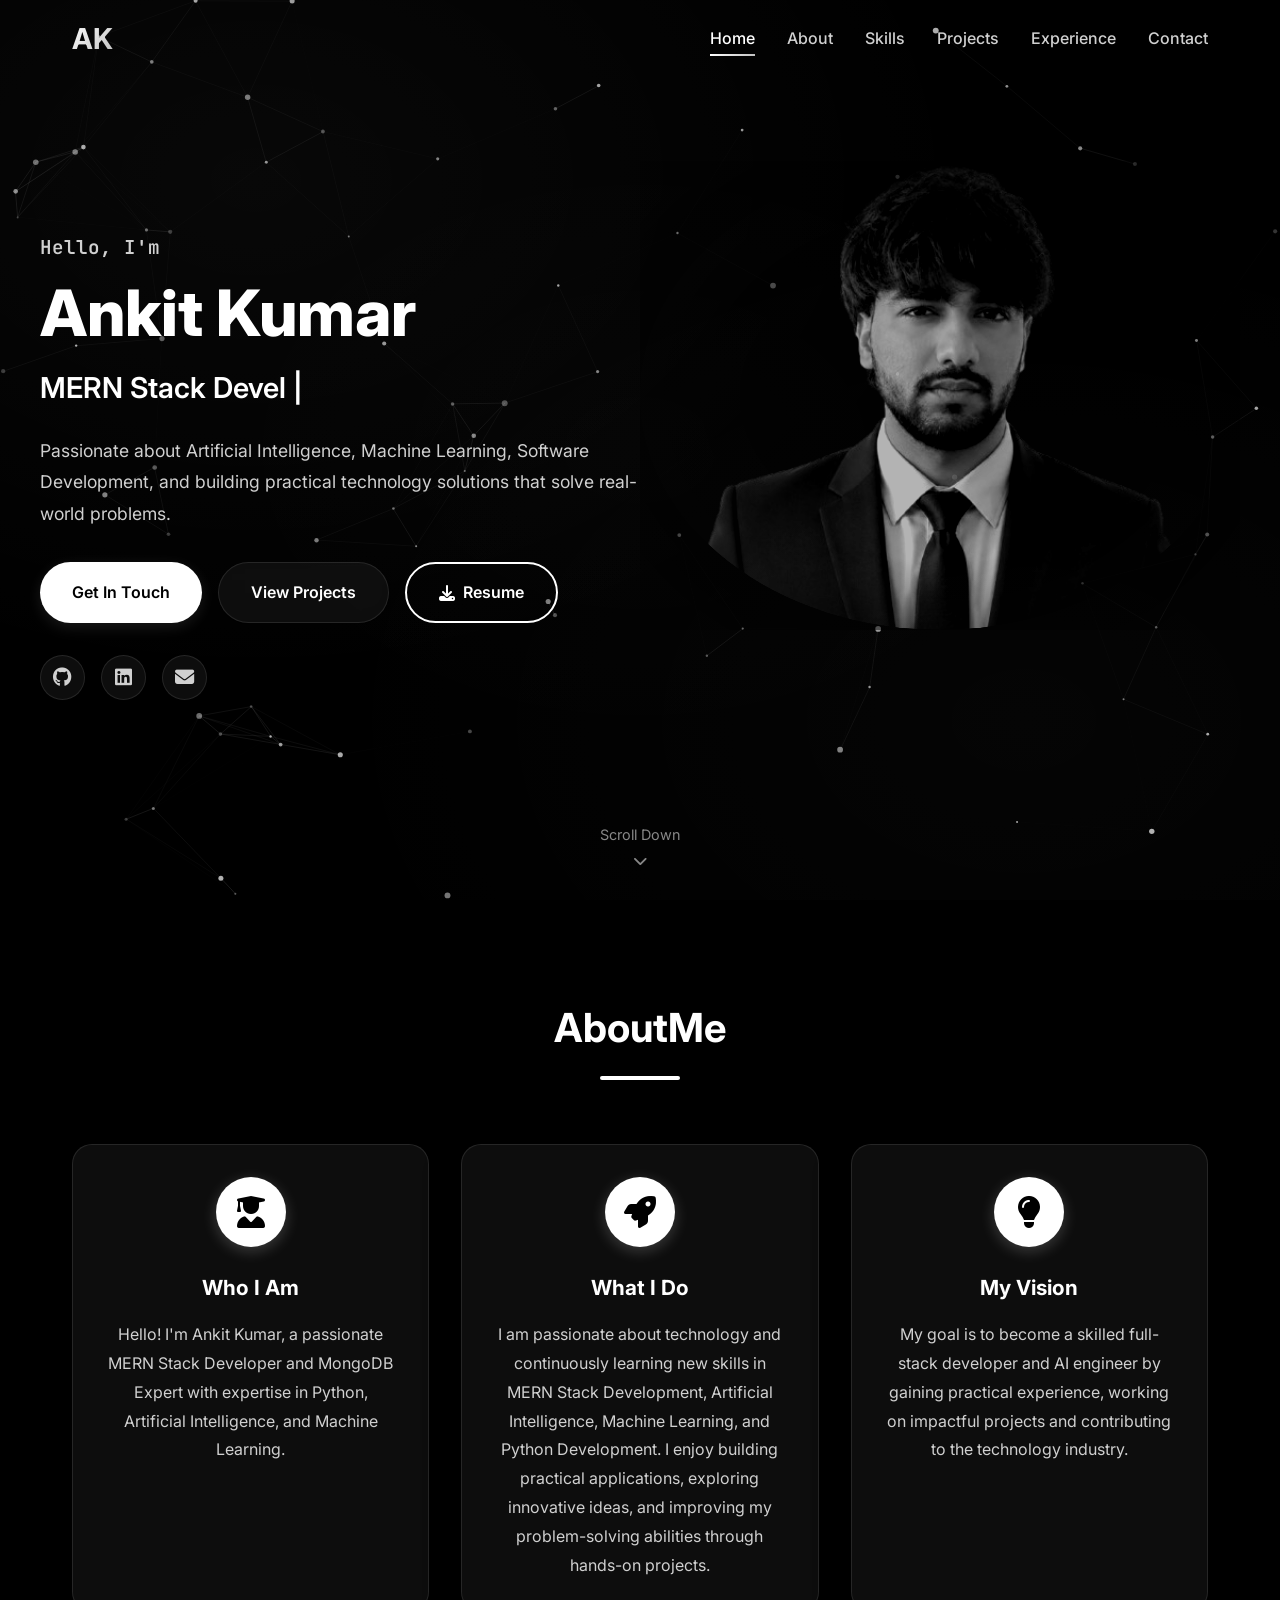
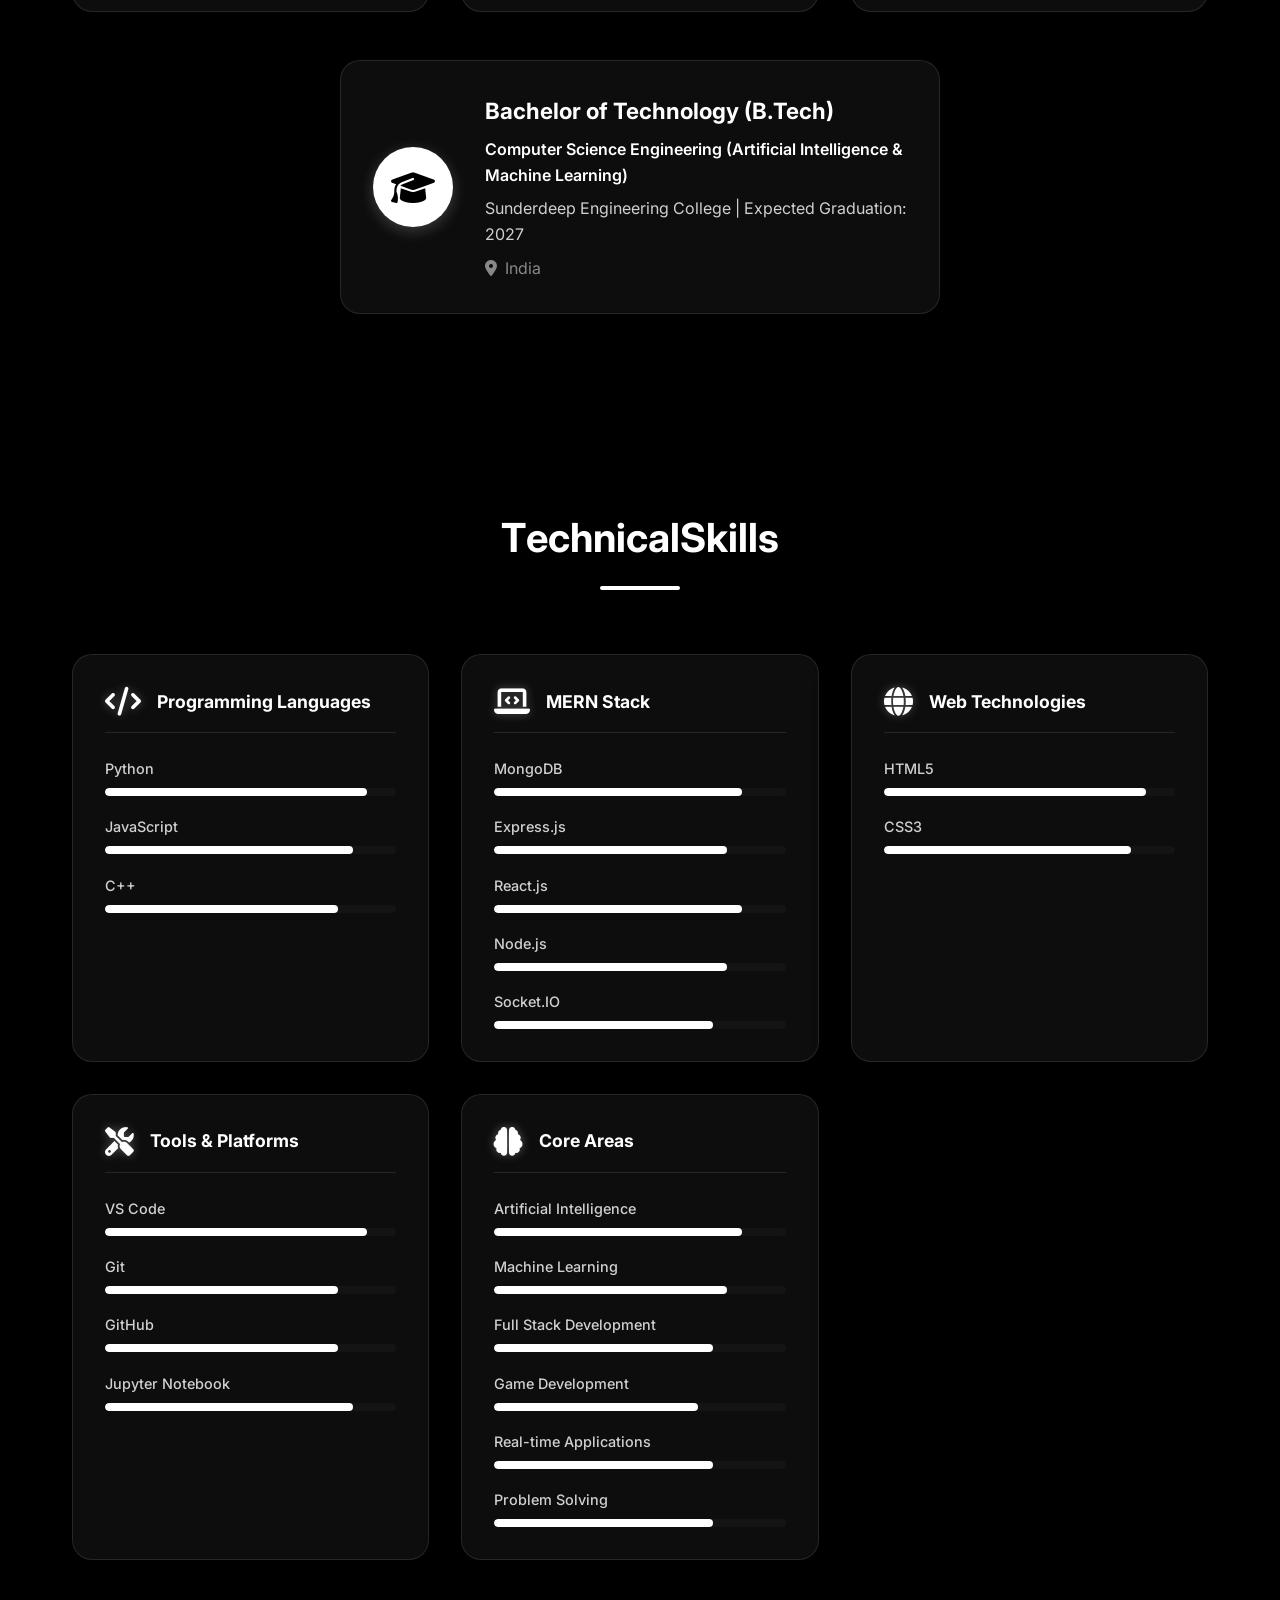
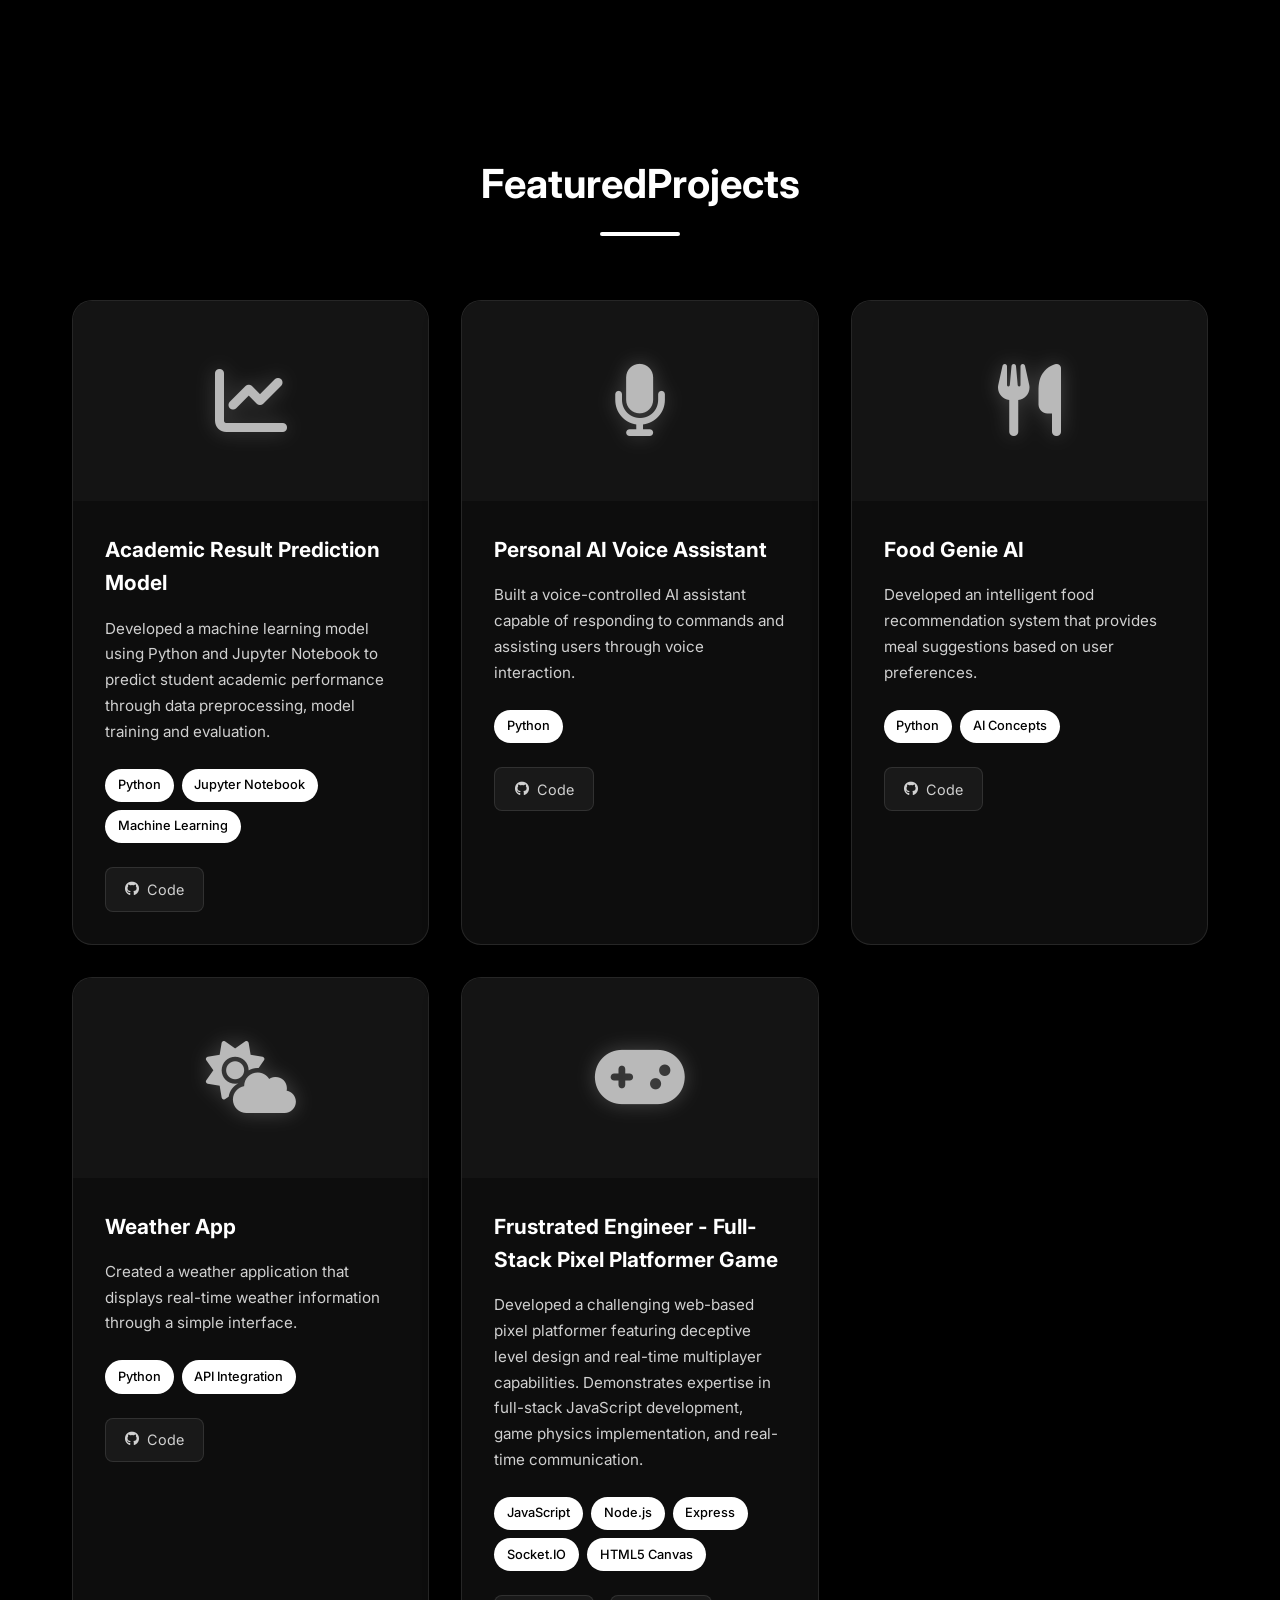
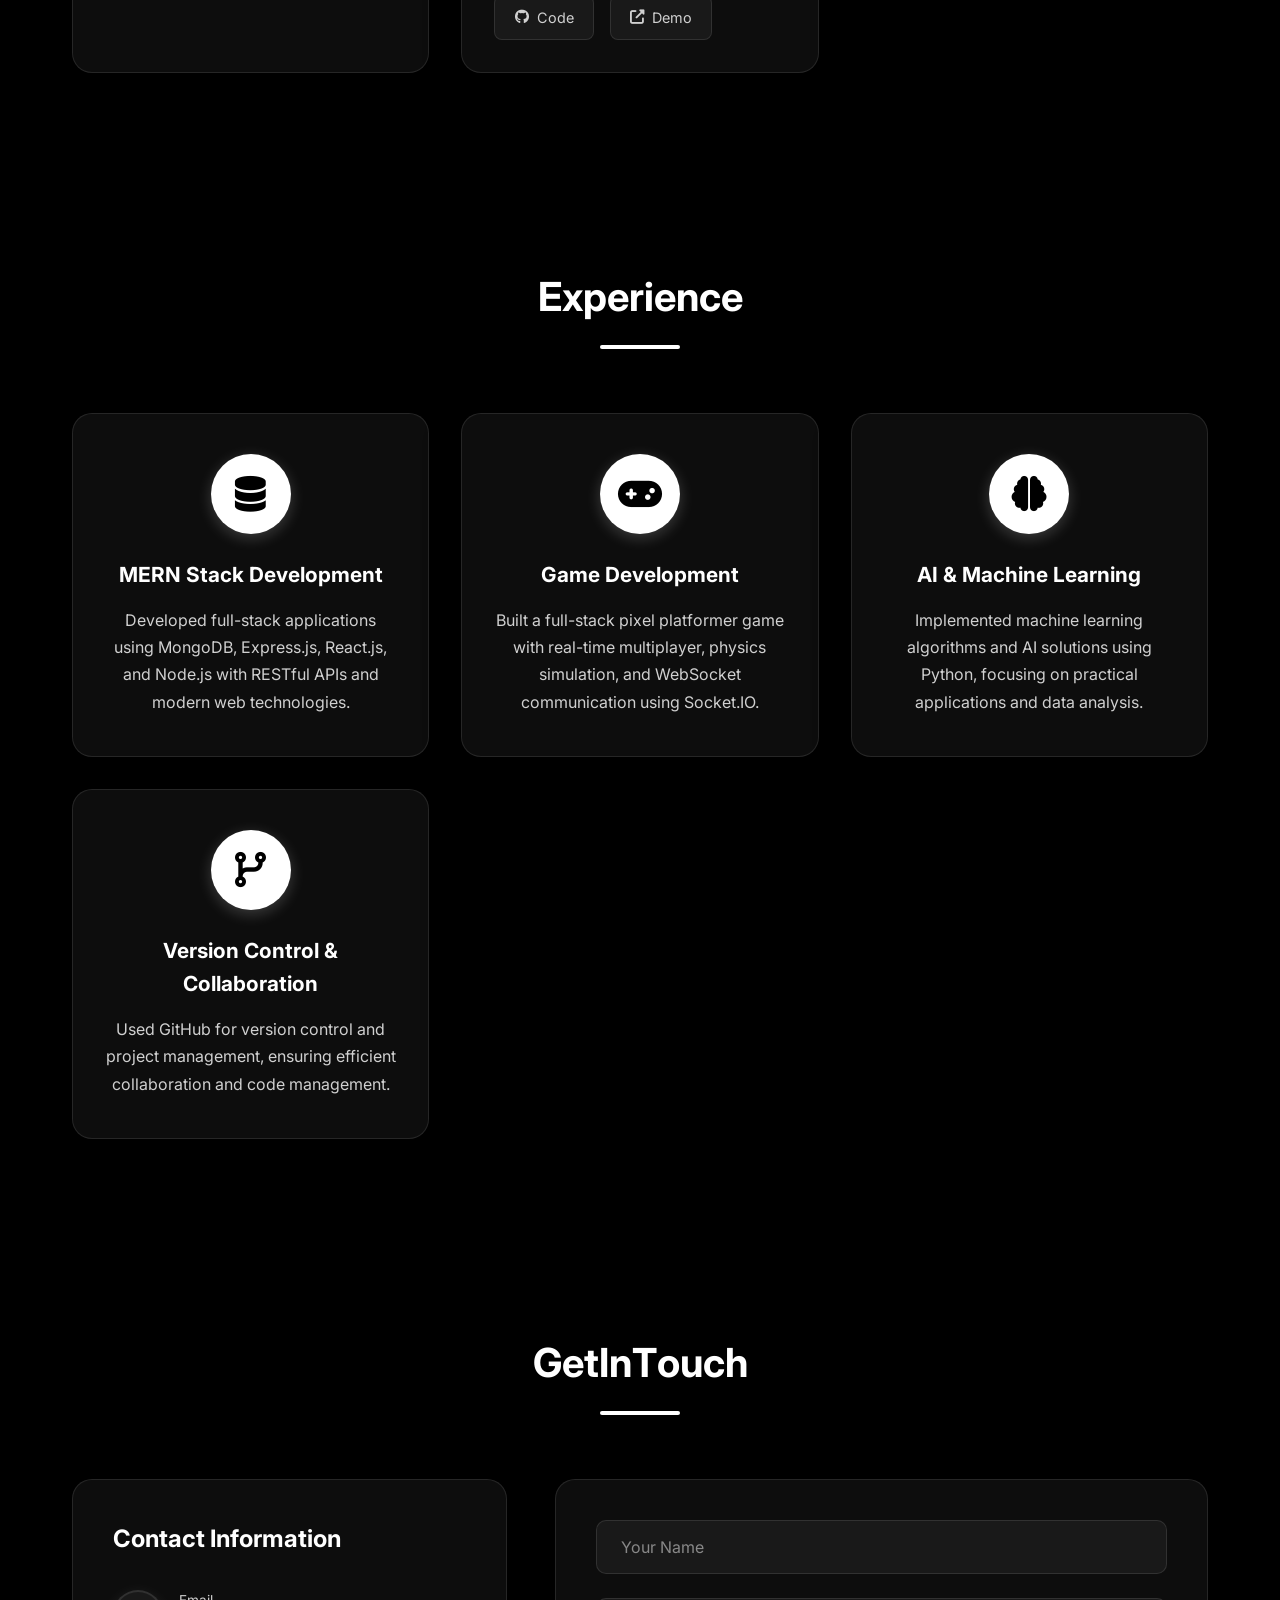
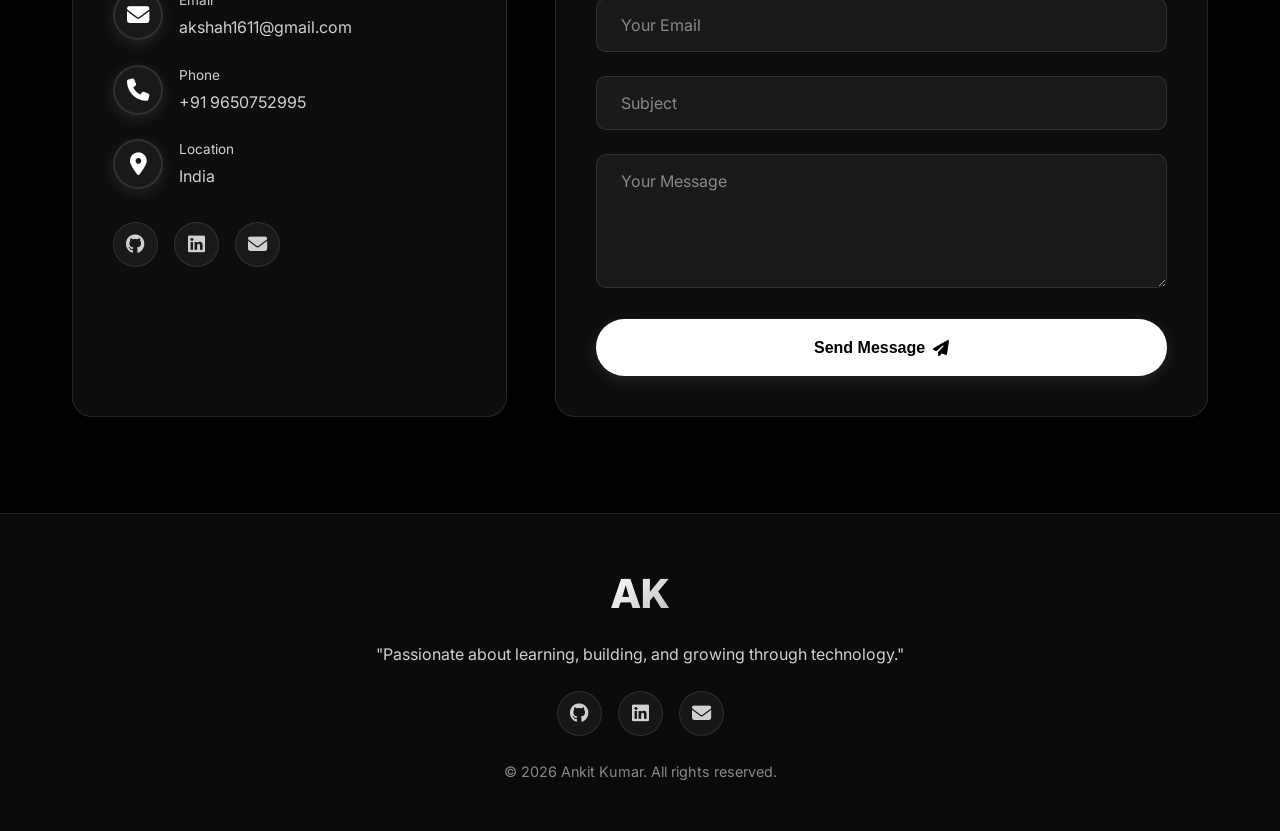
<file: index.html>
<!DOCTYPE html>
<html lang="en">
<head>
    <meta charset="UTF-8">
    <meta name="viewport" content="width=device-width, initial-scale=1.0">
    <meta name="description" content="Ankit Kumar - MERN Stack Developer | MongoDB Expert | Python Developer | AI & Machine Learning Enthusiast. Expert in MongoDB, Express.js, React.js, Node.js, Python, Machine Learning. View my projects and skills.">
    <meta name="keywords" content="Ankit Kumar, Ankit Kumar portfolio, Ankit Kumar MERN Stack Developer, Ankit Kumar MongoDB Expert, MERN Stack Developer India, Full Stack Developer, Python Developer, AI Engineer, Ankit Kumar GitHub, Ankit Kumar LinkedIn">
    <meta name="author" content="Ankit Kumar">
    <meta name="robots" content="index, follow">
    <meta name="googlebot" content="index, follow">
    <meta name="viewport" content="width=device-width, initial-scale=1.0">
    <link rel="canonical" href="https://ankitkumar-aiml.netlify.app">
    <meta property="og:title" content="Ankit Kumar - MERN Stack Developer | MongoDB Expert">
    <meta property="og:description" content="MERN Stack Developer | MongoDB Expert | Python Developer | AI & Machine Learning Enthusiast. Expert in MongoDB, Express.js, React.js, Node.js, Python, Machine Learning.">
    <meta property="og:type" content="website">
    <meta property="og:image" content="https://ankitkumar-aiml.netlify.app/assets/images/ankitimg.png">
    <meta property="og:url" content="https://ankitkumar-aiml.netlify.app">
    <meta property="og:site_name" content="Ankit Kumar Portfolio">
    <meta name="twitter:card" content="summary_large_image">
    <meta name="twitter:title" content="Ankit Kumar - MERN Stack Developer">
    <meta name="twitter:description" content="MERN Stack Developer | MongoDB Expert | Python Developer | AI & Machine Learning Enthusiast.">
    <meta name="twitter:image" content="https://ankitkumar-aiml.netlify.app/assets/images/ankitimg.png">
    <meta name="twitter:url" content="https://ankitkumar-aiml.netlify.app">
    <meta name="google-site-verification" content="ouz4HlW7fHhSI_-QogObRQz-ifWOGIp8sDtPT4nT0-Y">
    <title>Ankit Kumar | MERN Stack Developer | MongoDB Expert</title>
    
    <!-- Schema.org Structured Data -->
    <script type="application/ld+json">
    {
      "@context": "https://schema.org",
      "@type": "Person",
      "name": "Ankit Kumar",
      "url": "https://ankitkumar-aiml.netlify.app",
      "image": "https://ankitkumar-aiml.netlify.app/assets/images/ankitimg.png",
      "sameAs": [
        "https://github.com/engg-ankit",
        "https://www.linkedin.com/in/ankit-kumar-9765b11a4"
      ],
      "jobTitle": "MERN Stack Developer",
      "knowsAbout": [
        "MongoDB",
        "Express.js",
        "React.js",
        "Node.js",
        "MERN Stack",
        "Python",
        "C++",
        "JavaScript",
        "Artificial Intelligence",
        "Machine Learning",
        "Web Development",
        "Software Development"
      ],
      "description": "MERN Stack Developer | MongoDB Expert | Python Developer | AI & Machine Learning Enthusiast. Expert in MongoDB, Express.js, React.js, Node.js, Python, Machine Learning."
    }
    </script>
    
    <link rel="stylesheet" href="./style.css">
    <link rel="preconnect" href="https://fonts.googleapis.com">
    <link rel="preconnect" href="https://fonts.gstatic.com" crossorigin>
    <link href="https://fonts.googleapis.com/css2?family=Inter:wght@300;400;500;600;700;800&family=JetBrains+Mono:wght@400;500&display=swap" rel="stylesheet">
    <link rel="stylesheet" href="https://cdnjs.cloudflare.com/ajax/libs/font-awesome/6.4.0/css/all.min.css" media="print" onload="this.media='all'">
    <noscript><link rel="stylesheet" href="https://cdnjs.cloudflare.com/ajax/libs/font-awesome/6.4.0/css/all.min.css"></noscript>
    <link rel="preload" href="./assets/images/ankitimg.png" as="image">
</head>
<body>
    <!-- Particle Background -->
    <canvas id="particles"></canvas>
    
    <!-- Gradient Background -->
    <div class="gradient-bg"></div>
    
    <!-- Navigation -->
    <nav class="navbar" id="navbar">
        <div class="nav-container">
            <a href="#home" class="nav-logo">
                <span class="logo-text">AK</span>
            </a>
            <ul class="nav-menu" id="nav-menu">
                <li class="nav-item"><a href="#home" class="nav-link">Home</a></li>
                <li class="nav-item"><a href="#about" class="nav-link">About</a></li>
                <li class="nav-item"><a href="#skills" class="nav-link">Skills</a></li>
                <li class="nav-item"><a href="#projects" class="nav-link">Projects</a></li>
                <li class="nav-item"><a href="#experience" class="nav-link">Experience</a></li>
                <li class="nav-item"><a href="#contact" class="nav-link">Contact</a></li>
            </ul>
            <div class="nav-toggle" id="nav-toggle">
                <span class="bar"></span>
                <span class="bar"></span>
                <span class="bar"></span>
            </div>
        </div>
    </nav>

    <!-- Hero Section -->
    <section class="hero" id="home">
        <div class="hero-container">
            <div class="hero-content">
                <div class="hero-text">
                    <p class="hero-greeting">Hello, I'm</p>
                    <h1 class="hero-name">Ankit Kumar</h1>
                    <h2 class="hero-title">
                        <span class="typing-text"></span>
                        <span class="cursor">|</span>
                    </h2>
                    <p class="hero-subtitle">Passionate about Artificial Intelligence, Machine Learning, Software Development, and building practical technology solutions that solve real-world problems.</p>
                    <div class="hero-buttons">
                        <a href="#contact" class="btn btn-primary">Get In Touch</a>
                        <a href="#projects" class="btn btn-secondary">View Projects</a>
                        <a href="#" class="btn btn-outline" id="resume-btn">
                            <i class="fas fa-download"></i> Resume
                        </a>
                    </div>
                    <div class="hero-social">
                        <a href="https://github.com/engg-ankit" target="_blank" class="social-link">
                            <i class="fab fa-github"></i>
                        </a>
                        <a href="https://www.linkedin.com/in/ankit-kumar-9765b11a4" target="_blank" class="social-link">
                            <i class="fab fa-linkedin"></i>
                        </a>
                        <a href="mailto:akshah1611@gmail.com" class="social-link">
                            <i class="fas fa-envelope"></i>
                        </a>
                    </div>
                </div>
                <div class="hero-image">
                    <div class="image-wrapper">
                        <div class="image-glow"></div>
                        <img src="./assets/images/ankitimg.png" alt="Ankit Kumar" class="profile-bg" loading="lazy" width="400" height="400">
                    </div>
                </div>
            </div>
        </div>
        <div class="scroll-indicator">
            <span>Scroll Down</span>
            <i class="fas fa-chevron-down"></i>
        </div>
    </section>

    <!-- About Section -->
    <section class="about" id="about">
        <div class="container">
            <div class="section-header">
                <h2 class="section-title">About Me</h2>
                <div class="section-line"></div>
            </div>
            <div class="about-content">
                <div class="about-card glass-card">
                    <div class="about-icon">
                        <i class="fas fa-user-graduate"></i>
                    </div>
                    <h3>Who I Am</h3>
                    <p>Hello! I'm Ankit Kumar, a passionate MERN Stack Developer and MongoDB Expert with expertise in Python, Artificial Intelligence, and Machine Learning.</p>
                </div>
                <div class="about-card glass-card">
                    <div class="about-icon">
                        <i class="fas fa-rocket"></i>
                    </div>
                    <h3>What I Do</h3>
                    <p>I am passionate about technology and continuously learning new skills in MERN Stack Development, Artificial Intelligence, Machine Learning, and Python Development. I enjoy building practical applications, exploring innovative ideas, and improving my problem-solving abilities through hands-on projects.</p>
                </div>
                <div class="about-card glass-card">
                    <div class="about-icon">
                        <i class="fas fa-lightbulb"></i>
                    </div>
                    <h3>My Vision</h3>
                    <p>My goal is to become a skilled full-stack developer and AI engineer by gaining practical experience, working on impactful projects and contributing to the technology industry.</p>
                </div>
            </div>
            <div class="education-card glass-card">
                <div class="education-content">
                    <div class="education-icon">
                        <i class="fas fa-graduation-cap"></i>
                    </div>
                    <div class="education-info">
                        <h3>Bachelor of Technology (B.Tech)</h3>
                        <p class="education-field">Computer Science Engineering (Artificial Intelligence & Machine Learning)</p>
                        <p class="education-year">Sunderdeep Engineering College | Expected Graduation: 2027</p>
                        <p class="education-location"><i class="fas fa-map-marker-alt"></i> India</p>
                    </div>
                </div>
            </div>
        </div>
    </section>

    <!-- Skills Section -->
    <section class="skills" id="skills">
        <div class="container">
            <div class="section-header">
                <h2 class="section-title">Technical Skills</h2>
                <div class="section-line"></div>
            </div>
            <div class="skills-grid">
                <div class="skill-category glass-card">
                    <div class="category-header">
                        <i class="fas fa-code"></i>
                        <h3>Programming Languages</h3>
                    </div>
                    <div class="skill-items">
                        <div class="skill-item">
                            <span class="skill-name">Python</span>
                            <div class="skill-bar">
                                <div class="skill-progress" data-progress="90"></div>
                            </div>
                        </div>
                        <div class="skill-item">
                            <span class="skill-name">JavaScript</span>
                            <div class="skill-bar">
                                <div class="skill-progress" data-progress="85"></div>
                            </div>
                        </div>
                        <div class="skill-item">
                            <span class="skill-name">C++</span>
                            <div class="skill-bar">
                                <div class="skill-progress" data-progress="80"></div>
                            </div>
                        </div>
                    </div>
                </div>
                <div class="skill-category glass-card">
                    <div class="category-header">
                        <i class="fas fa-laptop-code"></i>
                        <h3>MERN Stack</h3>
                    </div>
                    <div class="skill-items">
                        <div class="skill-item">
                            <span class="skill-name">MongoDB</span>
                            <div class="skill-bar">
                                <div class="skill-progress" data-progress="85"></div>
                            </div>
                        </div>
                        <div class="skill-item">
                            <span class="skill-name">Express.js</span>
                            <div class="skill-bar">
                                <div class="skill-progress" data-progress="80"></div>
                            </div>
                        </div>
                        <div class="skill-item">
                            <span class="skill-name">React.js</span>
                            <div class="skill-bar">
                                <div class="skill-progress" data-progress="85"></div>
                            </div>
                        </div>
                        <div class="skill-item">
                            <span class="skill-name">Node.js</span>
                            <div class="skill-bar">
                                <div class="skill-progress" data-progress="80"></div>
                            </div>
                        </div>
                        <div class="skill-item">
                            <span class="skill-name">Socket.IO</span>
                            <div class="skill-bar">
                                <div class="skill-progress" data-progress="75"></div>
                            </div>
                        </div>
                    </div>
                </div>
                <div class="skill-category glass-card">
                    <div class="category-header">
                        <i class="fas fa-globe"></i>
                        <h3>Web Technologies</h3>
                    </div>
                    <div class="skill-items">
                        <div class="skill-item">
                            <span class="skill-name">HTML5</span>
                            <div class="skill-bar">
                                <div class="skill-progress" data-progress="90"></div>
                            </div>
                        </div>
                        <div class="skill-item">
                            <span class="skill-name">CSS3</span>
                            <div class="skill-bar">
                                <div class="skill-progress" data-progress="85"></div>
                            </div>
                        </div>
                    </div>
                </div>
                <div class="skill-category glass-card">
                    <div class="category-header">
                        <i class="fas fa-tools"></i>
                        <h3>Tools & Platforms</h3>
                    </div>
                    <div class="skill-items">
                        <div class="skill-item">
                            <span class="skill-name">VS Code</span>
                            <div class="skill-bar">
                                <div class="skill-progress" data-progress="90"></div>
                            </div>
                        </div>
                        <div class="skill-item">
                            <span class="skill-name">Git</span>
                            <div class="skill-bar">
                                <div class="skill-progress" data-progress="80"></div>
                            </div>
                        </div>
                        <div class="skill-item">
                            <span class="skill-name">GitHub</span>
                            <div class="skill-bar">
                                <div class="skill-progress" data-progress="80"></div>
                            </div>
                        </div>
                        <div class="skill-item">
                            <span class="skill-name">Jupyter Notebook</span>
                            <div class="skill-bar">
                                <div class="skill-progress" data-progress="85"></div>
                            </div>
                        </div>
                    </div>
                </div>
                <div class="skill-category glass-card">
                    <div class="category-header">
                        <i class="fas fa-brain"></i>
                        <h3>Core Areas</h3>
                    </div>
                    <div class="skill-items">
                        <div class="skill-item">
                            <span class="skill-name">Artificial Intelligence</span>
                            <div class="skill-bar">
                                <div class="skill-progress" data-progress="85"></div>
                            </div>
                        </div>
                        <div class="skill-item">
                            <span class="skill-name">Machine Learning</span>
                            <div class="skill-bar">
                                <div class="skill-progress" data-progress="80"></div>
                            </div>
                        </div>
                        <div class="skill-item">
                            <span class="skill-name">Full Stack Development</span>
                            <div class="skill-bar">
                                <div class="skill-progress" data-progress="75"></div>
                            </div>
                        </div>
                        <div class="skill-item">
                            <span class="skill-name">Game Development</span>
                            <div class="skill-bar">
                                <div class="skill-progress" data-progress="70"></div>
                            </div>
                        </div>
                        <div class="skill-item">
                            <span class="skill-name">Real-time Applications</span>
                            <div class="skill-bar">
                                <div class="skill-progress" data-progress="75"></div>
                            </div>
                        </div>
                        <div class="skill-item">
                            <span class="skill-name">Problem Solving</span>
                            <div class="skill-bar">
                                <div class="skill-progress" data-progress="75"></div>
                            </div>
                        </div>
                    </div>
                </div>
            </div>
        </div>
    </section>

    <!-- Projects Section -->
    <section class="projects" id="projects">
        <div class="container">
            <div class="section-header">
                <h2 class="section-title">Featured Projects</h2>
                <div class="section-line"></div>
            </div>
            <div class="projects-grid">
                <div class="project-card glass-card">
                    <div class="project-image">
                        <div class="project-icon">
                            <i class="fas fa-chart-line"></i>
                        </div>
                    </div>
                    <div class="project-content">
                        <h3>Academic Result Prediction Model</h3>
                        <p>Developed a machine learning model using Python and Jupyter Notebook to predict student academic performance through data preprocessing, model training and evaluation.</p>
                        <div class="project-tech">
                            <span class="tech-tag">Python</span>
                            <span class="tech-tag">Jupyter Notebook</span>
                            <span class="tech-tag">Machine Learning</span>
                        </div>
                        <div class="project-links">
                            <a href="https://github.com/engg-ankit/student-marks-predictor" target="_blank" class="project-link">
                                <i class="fab fa-github"></i> Code
                            </a>
                        </div>
                    </div>
                </div>
                <div class="project-card glass-card">
                    <div class="project-image">
                        <div class="project-icon">
                            <i class="fas fa-microphone"></i>
                        </div>
                    </div>
                    <div class="project-content">
                        <h3>Personal AI Voice Assistant</h3>
                        <p>Built a voice-controlled AI assistant capable of responding to commands and assisting users through voice interaction.</p>
                        <div class="project-tech">
                            <span class="tech-tag">Python</span>
                        </div>
                        <div class="project-links">
                            <a href="https://github.com/engg-ankit/Ai-assistant" target="_blank" class="project-link">
                                <i class="fab fa-github"></i> Code
                            </a>
                        </div>
                    </div>
                </div>
                <div class="project-card glass-card">
                    <div class="project-image">
                        <div class="project-icon">
                            <i class="fas fa-utensils"></i>
                        </div>
                    </div>
                    <div class="project-content">
                        <h3>Food Genie AI</h3>
                        <p>Developed an intelligent food recommendation system that provides meal suggestions based on user preferences.</p>
                        <div class="project-tech">
                            <span class="tech-tag">Python</span>
                            <span class="tech-tag">AI Concepts</span>
                        </div>
                        <div class="project-links">
                            <a href="https://github.com/engg-ankit/Foodiez-web" target="_blank" class="project-link">
                                <i class="fab fa-github"></i> Code
                            </a>
                        </div>
                    </div>
                </div>
                <div class="project-card glass-card">
                    <div class="project-image">
                        <div class="project-icon">
                            <i class="fas fa-cloud-sun"></i>
                        </div>
                    </div>
                    <div class="project-content">
                        <h3>Weather App</h3>
                        <p>Created a weather application that displays real-time weather information through a simple interface.</p>
                        <div class="project-tech">
                            <span class="tech-tag">Python</span>
                            <span class="tech-tag">API Integration</span>
                        </div>
                        <div class="project-links">
                            <a href="https://github.com/engg-ankit/weatherapp" target="_blank" class="project-link">
                                <i class="fab fa-github"></i> Code
                            </a>
                        </div>
                    </div>
                </div>
                <div class="project-card glass-card">
                    <div class="project-image">
                        <div class="project-icon">
                            <i class="fas fa-gamepad"></i>
                        </div>
                    </div>
                    <div class="project-content">
                        <h3>Frustrated Engineer - Full-Stack Pixel Platformer Game</h3>
                        <p>Developed a challenging web-based pixel platformer featuring deceptive level design and real-time multiplayer capabilities. Demonstrates expertise in full-stack JavaScript development, game physics implementation, and real-time communication.</p>
                        <div class="project-tech">
                            <span class="tech-tag">JavaScript</span>
                            <span class="tech-tag">Node.js</span>
                            <span class="tech-tag">Express</span>
                            <span class="tech-tag">Socket.IO</span>
                            <span class="tech-tag">HTML5 Canvas</span>
                        </div>
                        <div class="project-links">
                            <a href="https://github.com/engg-ankit/Pixel-game" target="_blank" class="project-link">
                                <i class="fab fa-github"></i> Code
                            </a>
                            <a href="#" class="project-link">
                                <i class="fas fa-external-link-alt"></i> Demo
                            </a>
                        </div>
                    </div>
                </div>
            </div>
        </div>
    </section>

    <!-- Experience Section -->
    <section class="services" id="experience">
        <div class="container">
            <div class="section-header">
                <h2 class="section-title">Experience</h2>
                <div class="section-line"></div>
            </div>
            <div class="services-grid">
                <div class="service-card glass-card">
                    <div class="service-icon">
                        <i class="fas fa-database"></i>
                    </div>
                    <h3>MERN Stack Development</h3>
                    <p>Developed full-stack applications using MongoDB, Express.js, React.js, and Node.js with RESTful APIs and modern web technologies.</p>
                </div>
                <div class="service-card glass-card">
                    <div class="service-icon">
                        <i class="fas fa-gamepad"></i>
                    </div>
                    <h3>Game Development</h3>
                    <p>Built a full-stack pixel platformer game with real-time multiplayer, physics simulation, and WebSocket communication using Socket.IO.</p>
                </div>
                <div class="service-card glass-card">
                    <div class="service-icon">
                        <i class="fas fa-brain"></i>
                    </div>
                    <h3>AI & Machine Learning</h3>
                    <p>Implemented machine learning algorithms and AI solutions using Python, focusing on practical applications and data analysis.</p>
                </div>
                <div class="service-card glass-card">
                    <div class="service-icon">
                        <i class="fas fa-code-branch"></i>
                    </div>
                    <h3>Version Control & Collaboration</h3>
                    <p>Used GitHub for version control and project management, ensuring efficient collaboration and code management.</p>
                </div>
            </div>
        </div>
    </section>

    <!-- Contact Section -->
    <section class="contact" id="contact">
        <div class="container">
            <div class="section-header">
                <h2 class="section-title">Get In Touch</h2>
                <div class="section-line"></div>
            </div>
            <div class="contact-content">
                <div class="contact-info glass-card">
                    <h3>Contact Information</h3>
                    <div class="contact-item">
                        <i class="fas fa-envelope"></i>
                        <div>
                            <span class="contact-label">Email</span>
                            <a href="mailto:akshah1611@gmail.com">akshah1611@gmail.com</a>
                        </div>
                    </div>
                    <div class="contact-item">
                        <i class="fas fa-phone"></i>
                        <div>
                            <span class="contact-label">Phone</span>
                            <a href="tel:+919650729995">+91 9650752995</a>
                        </div>
                    </div>
                    <div class="contact-item">
                        <i class="fas fa-map-marker-alt"></i>
                        <div>
                            <span class="contact-label">Location</span>
                            <span>India</span>
                        </div>
                    </div>
                    <div class="contact-social">
                        <a href="https://github.com/engg-ankit" target="_blank" class="social-link">
                            <i class="fab fa-github"></i>
                        </a>
                        <a href="https://www.linkedin.com/in/ankit-kumar-9765b11a4" target="_blank" class="social-link">
                            <i class="fab fa-linkedin"></i>
                        </a>
                        <a href="mailto:akshah1611@gmail.com" class="social-link">
                            <i class="fas fa-envelope"></i>
                        </a>
                    </div>
                </div>
                <form class="contact-form glass-card" id="contact-form">
                    <div class="form-group">
                        <input type="text" name="name" placeholder="Your Name" required>
                    </div>
                    <div class="form-group">
                        <input type="email" name="email" placeholder="Your Email" required>
                    </div>
                    <div class="form-group">
                        <input type="text" name="subject" placeholder="Subject" required>
                    </div>
                    <div class="form-group">
                        <textarea name="message" placeholder="Your Message" rows="5" required></textarea>
                    </div>
                    <button type="submit" class="btn btn-primary">
                        <span>Send Message</span>
                        <i class="fas fa-paper-plane"></i>
                    </button>
                </form>
            </div>
        </div>
    </section>

    <!-- Footer -->
    <footer class="footer">
        <div class="container">
            <div class="footer-content">
                <div class="footer-logo">
                    <span class="logo-text">AK</span>
                </div>
                <p class="footer-text">"Passionate about learning, building, and growing through technology."</p>
                <div class="footer-social">
                    <a href="https://github.com/engg-ankit" target="_blank" class="social-link">
                        <i class="fab fa-github"></i>
                    </a>
                    <a href="https://www.linkedin.com/in/ankit-kumar-9765b11a4" target="_blank" class="social-link">
                        <i class="fab fa-linkedin"></i>
                    </a>
                    <a href="mailto:akshah1611@gmail.com" class="social-link">
                        <i class="fas fa-envelope"></i>
                    </a>
                </div>
                <p class="footer-copyright">&copy; 2026 Ankit Kumar. All rights reserved.</p>
            </div>
        </div>
    </footer>

    <!-- Back to Top Button -->
    <button class="back-to-top" id="back-to-top">
        <i class="fas fa-arrow-up"></i>
    </button>

    <script src="./script.js" defer></script>
</body>
</html>
</file>
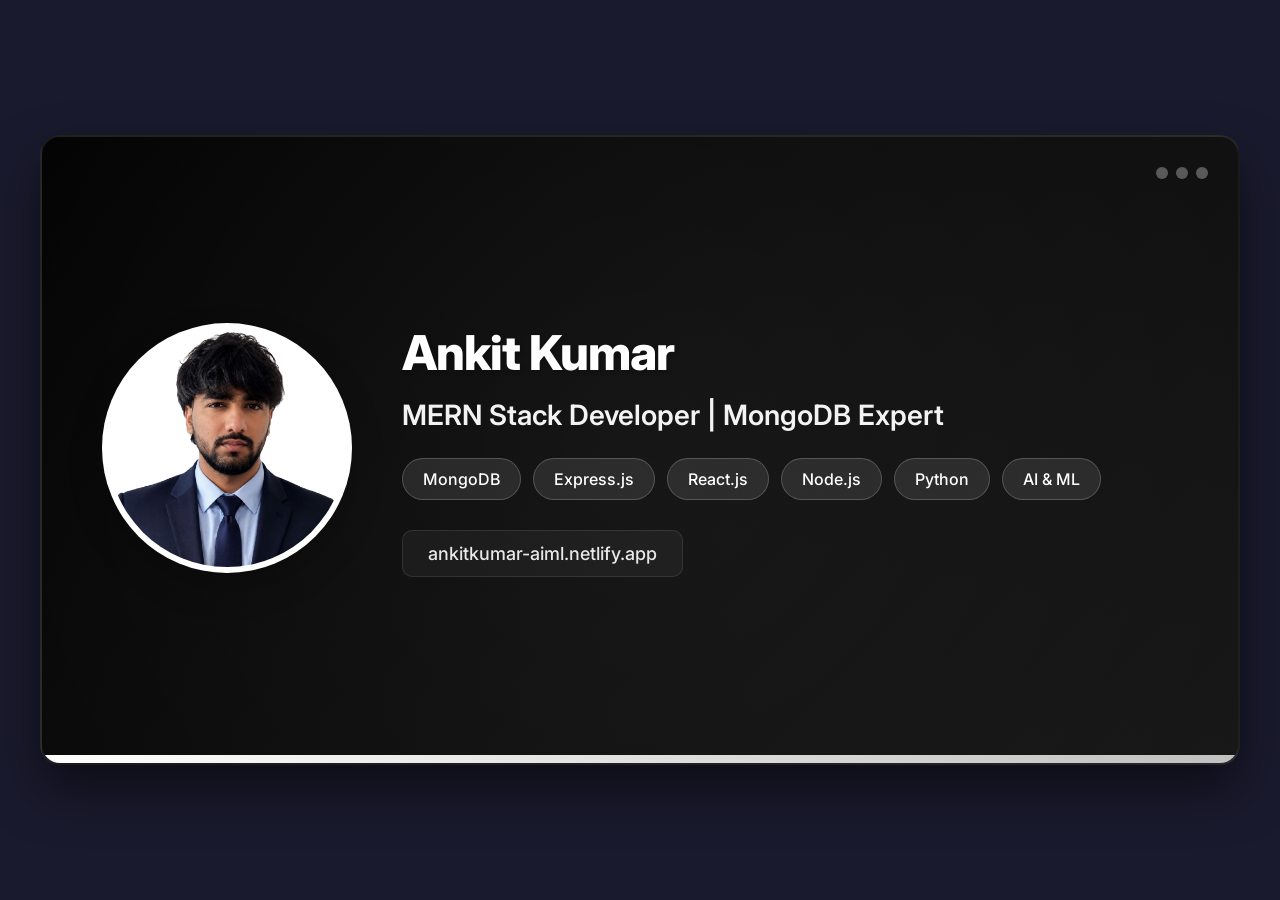
<file: thumbnail.html>
<!DOCTYPE html>
<html lang="en">
<head>
    <meta charset="UTF-8">
    <meta name="viewport" content="width=device-width, initial-scale=1.0">
    <title>Ankit Kumar - Portfolio Thumbnail</title>
    <link href="https://fonts.googleapis.com/css2?family=Inter:wght@400;500;600;700;800&display=swap" rel="stylesheet">
    <style>
        * {
            margin: 0;
            padding: 0;
            box-sizing: border-box;
        }
        
        body {
            font-family: 'Inter', sans-serif;
            display: flex;
            justify-content: center;
            align-items: center;
            min-height: 100vh;
            background: #1a1a2e;
        }
        
        .thumbnail {
            width: 1200px;
            height: 630px;
            background: linear-gradient(135deg, #000000 0%, #0a0a0a 50%, #141414 100%);
            border-radius: 20px;
            padding: 60px;
            display: flex;
            align-items: center;
            gap: 50px;
            box-shadow: 0 25px 50px rgba(0, 0, 0, 0.5);
            position: relative;
            overflow: hidden;
            border: 2px solid rgba(255, 255, 255, 0.1);
        }
        
        .thumbnail::before {
            content: '';
            position: absolute;
            top: -50%;
            left: -50%;
            width: 200%;
            height: 200%;
            background: radial-gradient(circle, rgba(255,255,255,0.05) 0%, transparent 70%);
            animation: shimmer 3s infinite;
        }
        
        @keyframes shimmer {
            0%, 100% { transform: translate(0, 0); }
            50% { transform: translate(25%, 25%); }
        }
        
        .profile-section {
            flex-shrink: 0;
            position: relative;
            z-index: 1;
        }
        
        .profile-image {
            width: 250px;
            height: 250px;
            border-radius: 50%;
            border: 6px solid rgba(255, 255, 255, 0.3);
            background: #fff;
            object-fit: cover;
            box-shadow: 0 15px 35px rgba(0, 0, 0, 0.2);
        }
        
        .content-section {
            flex: 1;
            color: white;
            position: relative;
            z-index: 1;
        }
        
        .name {
            font-size: 48px;
            font-weight: 800;
            margin-bottom: 15px;
            text-shadow: 2px 2px 4px rgba(0, 0, 0, 0.2);
            letter-spacing: -1px;
        }
        
        .title {
            font-size: 28px;
            font-weight: 600;
            margin-bottom: 20px;
            opacity: 0.95;
            line-height: 1.3;
        }
        
        .skills {
            display: flex;
            flex-wrap: wrap;
            gap: 12px;
            margin-top: 25px;
        }
        
        .skill-tag {
            background: rgba(255, 255, 255, 0.1);
            backdrop-filter: blur(10px);
            padding: 10px 20px;
            border-radius: 25px;
            font-size: 16px;
            font-weight: 500;
            border: 1px solid rgba(255, 255, 255, 0.2);
            transition: all 0.3s ease;
        }
        
        .skill-tag:hover {
            background: rgba(255, 255, 255, 0.2);
            transform: translateY(-2px);
        }
        
        .url {
            margin-top: 30px;
            font-size: 18px;
            font-weight: 500;
            opacity: 0.9;
            background: rgba(255, 255, 255, 0.05);
            padding: 12px 25px;
            border-radius: 10px;
            display: inline-block;
            border: 1px solid rgba(255, 255, 255, 0.1);
        }
        
        .decorative-dots {
            position: absolute;
            top: 30px;
            right: 30px;
            display: flex;
            gap: 8px;
        }
        
        .dot {
            width: 12px;
            height: 12px;
            border-radius: 50%;
            background: rgba(255, 255, 255, 0.3);
        }
        
        .bottom-accent {
            position: absolute;
            bottom: 0;
            left: 0;
            right: 0;
            height: 8px;
            background: linear-gradient(90deg, #ffffff, #e0e0e0, #c0c0c0);
            border-radius: 0 0 20px 20px;
        }
    </style>
</head>
<body>
    <div class="thumbnail">
        <div class="decorative-dots">
            <div class="dot"></div>
            <div class="dot"></div>
            <div class="dot"></div>
        </div>
        
        <div class="profile-section">
            <img src="./assets/images/ankitimg.png" alt="Ankit Kumar" class="profile-image">
        </div>
        
        <div class="content-section">
            <h1 class="name">Ankit Kumar</h1>
            <p class="title">MERN Stack Developer | MongoDB Expert</p>
            
            <div class="skills">
                <span class="skill-tag">MongoDB</span>
                <span class="skill-tag">Express.js</span>
                <span class="skill-tag">React.js</span>
                <span class="skill-tag">Node.js</span>
                <span class="skill-tag">Python</span>
                <span class="skill-tag">AI & ML</span>
            </div>
            
            <div class="url">ankitkumar-aiml.netlify.app</div>
        </div>
        
        <div class="bottom-accent"></div>
    </div>
</body>
</html>
</file>
<file: style.css>
/* Reset and Base Styles */
* {
    margin: 0;
    padding: 0;
    box-sizing: border-box;
}

:root {
    --bg-primary: #000000;
    --bg-secondary: #0a0a0a;
    --bg-tertiary: #141414;
    --text-primary: #ffffff;
    --text-secondary: #d0d0d0;
    --text-muted: #888888;
    --accent-primary: #ffffff;
    --accent-secondary: #e0e0e0;
    --accent-tertiary: #c0c0c0;
    --accent-gradient: linear-gradient(135deg, #ffffff, #e0e0e0, #c0c0c0);
    --icon-color: #ffffff;
    --icon-hover: #e0e0e0;
    --glass-bg: rgba(255, 255, 255, 0.05);
    --glass-border: rgba(255, 255, 255, 0.1);
    --glass-shadow: 0 8px 32px rgba(0, 0, 0, 0.5);
    --transition: all 0.3s cubic-bezier(0.4, 0, 0.2, 1);
    --font-primary: 'Inter', sans-serif;
    --font-mono: 'JetBrains Mono', monospace;
}

html {
    scroll-behavior: smooth;
}

body {
    font-family: var(--font-primary);
    background: var(--bg-primary);
    color: var(--text-primary);
    line-height: 1.6;
    overflow-x: hidden;
}

/* Particle Background */
#particles {
    position: fixed;
    top: 0;
    left: 0;
    width: 100%;
    height: 100%;
    z-index: 0;
    pointer-events: none;
}

/* Gradient Background */
.gradient-bg {
    position: fixed;
    top: 0;
    left: 0;
    width: 100%;
    height: 100%;
    background: 
        radial-gradient(ellipse at 20% 20%, rgba(255, 255, 255, 0.03) 0%, transparent 50%),
        radial-gradient(ellipse at 80% 80%, rgba(255, 255, 255, 0.02) 0%, transparent 50%),
        radial-gradient(ellipse at 50% 50%, rgba(255, 255, 255, 0.01) 0%, transparent 50%);
    z-index: 0;
    pointer-events: none;
    animation: gradientShift 15s ease-in-out infinite;
}

@keyframes gradientShift {
    0%, 100% {
        transform: translateX(0) translateY(0) scale(1);
    }
    50% {
        transform: translateX(-30px) translateY(-30px) scale(1.1);
    }
}

/* Container */
.container {
    max-width: 1200px;
    margin: 0 auto;
    padding: 0 2rem;
    position: relative;
    z-index: 1;
}

/* Navigation */
.navbar {
    position: fixed;
    top: 0;
    left: 0;
    width: 100%;
    z-index: 1000;
    padding: 1rem 0;
    transition: var(--transition);
    background: transparent;
}

.navbar.scrolled {
    background: rgba(10, 10, 15, 0.9);
    backdrop-filter: blur(20px);
    border-bottom: 1px solid var(--glass-border);
}

.nav-container {
    max-width: 1200px;
    margin: 0 auto;
    padding: 0 2rem;
    display: flex;
    justify-content: space-between;
    align-items: center;
}

.nav-logo {
    font-size: 1.8rem;
    font-weight: 700;
    color: var(--text-primary);
    text-decoration: none;
    transition: var(--transition);
}

.logo-text {
    background: var(--accent-gradient);
    -webkit-background-clip: text;
    -webkit-text-fill-color: transparent;
    background-clip: text;
}

.nav-menu {
    display: flex;
    list-style: none;
    gap: 2rem;
}

.nav-link {
    color: var(--text-secondary);
    text-decoration: none;
    font-weight: 500;
    transition: var(--transition);
    position: relative;
    padding: 0.5rem 0;
}

.nav-link::after {
    content: '';
    position: absolute;
    bottom: 0;
    left: 0;
    width: 0;
    height: 2px;
    background: var(--accent-gradient);
    transition: var(--transition);
}

.nav-link:hover {
    color: var(--text-primary);
}

.nav-link:hover::after {
    width: 100%;
}

.nav-toggle {
    display: none;
    flex-direction: column;
    cursor: pointer;
    gap: 0.3rem;
}

.nav-toggle .bar {
    width: 25px;
    height: 3px;
    background: var(--text-primary);
    transition: var(--transition);
    border-radius: 2px;
}

/* Hero Section */
.hero {
    min-height: 100vh;
    display: flex;
    align-items: center;
    justify-content: center;
    padding: 6rem 2rem 4rem;
    position: relative;
    z-index: 1;
    overflow: hidden;
}

.hero-container {
    max-width: 1200px;
    margin: 0 auto;
    width: 100%;
    position: relative;
    z-index: 2;
}

.hero-content {
    display: grid;
    grid-template-columns: 1fr;
    gap: 4rem;
    align-items: center;
    max-width: 600px;
}

.hero-text {
    animation: fadeInUp 1s ease-out;
}

.hero-greeting {
    font-size: 1.2rem;
    color: var(--text-secondary);
    font-weight: 600;
    margin-bottom: 1rem;
    font-family: var(--font-mono);
}

.hero-name {
    font-size: 4rem;
    font-weight: 800;
    margin-bottom: 1rem;
    color: var(--text-primary);
    line-height: 1.1;
    position: relative;
    display: inline-block;
}

.hero-name::after {
    content: '';
    position: absolute;
    bottom: -5px;
    left: 0;
    width: 0;
    height: 4px;
    background: var(--accent-gradient);
    transition: width 0.5s ease;
}

.hero-name:hover::after {
    width: 100%;
}

.hero-title {
    font-size: 1.8rem;
    font-weight: 600;
    margin-bottom: 1.5rem;
    color: var(--text-secondary);
    min-height: 2.5rem;
}

.typing-text {
    color: var(--text-primary);
}

.cursor {
    animation: blink 1s infinite;
    color: var(--text-primary);
}

@keyframes blink {
    0%, 50% { opacity: 1; }
    51%, 100% { opacity: 0; }
}

.hero-subtitle {
    font-size: 1.1rem;
    color: var(--text-secondary);
    margin-bottom: 2rem;
    line-height: 1.8;
    max-width: 600px;
}

.hero-buttons {
    display: flex;
    gap: 1rem;
    margin-bottom: 2rem;
    flex-wrap: wrap;
}

.btn {
    padding: 1rem 2rem;
    border-radius: 50px;
    font-weight: 600;
    text-decoration: none;
    transition: var(--transition);
    display: inline-flex;
    align-items: center;
    gap: 0.5rem;
    font-size: 1rem;
    border: none;
    cursor: pointer;
}

.btn-primary {
    background: var(--text-primary);
    color: var(--bg-primary);
    box-shadow: 0 4px 15px rgba(255, 255, 255, 0.1);
    position: relative;
    overflow: hidden;
}

.btn-primary::before {
    content: '';
    position: absolute;
    top: 50%;
    left: 50%;
    width: 0;
    height: 0;
    border-radius: 50%;
    background: rgba(99, 102, 241, 0.3);
    transform: translate(-50%, -50%);
    transition: width 0.6s, height 0.6s;
}

.btn-primary:hover::before {
    width: 300px;
    height: 300px;
}

.btn-primary:hover {
    transform: translateY(-2px);
    box-shadow: 0 6px 20px rgba(255, 255, 255, 0.2);
}

.btn-secondary {
    background: var(--glass-bg);
    color: var(--text-primary);
    border: 1px solid var(--glass-border);
    backdrop-filter: blur(10px);
}

.btn-secondary:hover {
    background: var(--glass-border);
    transform: translateY(-2px);
}

.btn-outline {
    background: transparent;
    color: var(--text-primary);
    border: 2px solid var(--text-primary);
}

.btn-outline:hover {
    background: var(--text-primary);
    color: var(--bg-primary);
    transform: translateY(-2px);
}

.hero-social {
    display: flex;
    gap: 1rem;
}

.social-link {
    width: 45px;
    height: 45px;
    border-radius: 50%;
    background: var(--glass-bg);
    border: 1px solid var(--glass-border);
    display: flex;
    align-items: center;
    justify-content: center;
    color: var(--text-secondary);
    text-decoration: none;
    transition: var(--transition);
    font-size: 1.2rem;
}

.social-link:hover {
    background: var(--accent-gradient);
    color: var(--text-primary);
    transform: translateY(-3px);
    border-color: transparent;
}

.hero-image {
    position: absolute;
    top: -15%;
    right: 0;
    width: 50%;
    height: 100%;
    overflow: hidden;
    animation: fadeInRight 1s ease-out;
}

.image-wrapper {
    position: relative;
    width: 100%;
    height: 100%;
    overflow: hidden;
    border-radius: 50%;
    box-shadow: 0 0 100px 50px rgba(0, 0, 0, 0.6);
}

.image-glow {
    position: absolute;
    top: 0;
    left: 0;
    width: 100%;
    height: 100%;
    background: rgba(0, 0, 0, 0.5);
    filter: blur(80px);
    opacity: 0.95;
    border-radius: 50%;
}

.profile-bg {
    width: 100%;
    height: 100%;
    object-fit: cover;
    object-position: center top;
    position: absolute;
    top: 0;
    left: 0;
    z-index: 1;
    opacity: 0.7;
    filter: grayscale(100%) brightness(1.1) contrast(1.2);
    border-radius: 50%;
    mask-image: radial-gradient(ellipse at center, black 50%, transparent 100%);
    -webkit-mask-image: radial-gradient(ellipse at center, black 50%, transparent 100%);
}

.floating-elements {
    position: absolute;
    width: 100%;
    height: 100%;
    top: 0;
    left: 0;
}

.float-element {
    position: absolute;
    width: 60px;
    height: 60px;
    background: var(--glass-bg);
    border: 1px solid var(--glass-border);
    border-radius: 15px;
    display: flex;
    align-items: center;
    justify-content: center;
    font-size: 1.5rem;
    color: var(--icon-color);
    backdrop-filter: blur(10px);
    animation: float 6s ease-in-out infinite;
}

.float-1 {
    top: 10%;
    right: -20px;
    animation-delay: 0s;
}

.float-2 {
    bottom: 20%;
    left: -30px;
    animation-delay: 2s;
}

.float-3 {
    top: 50%;
    right: -40px;
    animation-delay: 4s;
}

@keyframes float {
    0%, 100% { transform: translateY(0) rotate(0deg); }
    50% { transform: translateY(-20px) rotate(10deg); }
}

.scroll-indicator {
    position: absolute;
    bottom: 2rem;
    left: 50%;
    transform: translateX(-50%);
    display: flex;
    flex-direction: column;
    align-items: center;
    gap: 0.5rem;
    color: var(--text-muted);
    font-size: 0.9rem;
    animation: bounce 2s infinite;
}

@keyframes bounce {
    0%, 100% { transform: translateX(-50%) translateY(0); }
    50% { transform: translateX(-50%) translateY(10px); }
}

/* Section Styles */
section {
    padding: 6rem 0;
    position: relative;
    z-index: 1;
}

.section-header {
    text-align: center;
    margin-bottom: 4rem;
}

.section-title {
    font-size: 2.5rem;
    font-weight: 700;
    margin-bottom: 1rem;
    color: var(--text-primary);
}

.section-line {
    width: 80px;
    height: 4px;
    background: var(--text-primary);
    margin: 0 auto;
    border-radius: 2px;
}

/* Glass Card */
.glass-card {
    background: var(--glass-bg);
    border: 1px solid var(--glass-border);
    border-radius: 20px;
    backdrop-filter: blur(20px);
    box-shadow: var(--glass-shadow);
    transition: var(--transition);
    position: relative;
    overflow: hidden;
}

.glass-card::before {
    content: '';
    position: absolute;
    top: 0;
    left: -100%;
    width: 100%;
    height: 100%;
    background: linear-gradient(90deg, transparent, rgba(255, 255, 255, 0.1), transparent);
    transition: left 0.5s ease;
}

.glass-card:hover::before {
    left: 100%;
}

.glass-card:hover {
    transform: translateY(-8px) scale(1.02);
    border-color: var(--accent-primary);
    box-shadow: 0 15px 50px rgba(99, 102, 241, 0.2);
}

/* About Section */
.about-content {
    display: grid;
    grid-template-columns: repeat(auto-fit, minmax(300px, 1fr));
    gap: 2rem;
    margin-bottom: 3rem;
}

.about-card {
    padding: 2rem;
    text-align: center;
}

.about-icon {
    width: 70px;
    height: 70px;
    background: var(--text-primary);
    border-radius: 50%;
    display: flex;
    align-items: center;
    justify-content: center;
    margin: 0 auto 1.5rem;
    font-size: 2rem;
    color: var(--bg-primary);
    box-shadow: 0 4px 15px rgba(255, 255, 255, 0.2);
    border: 2px solid rgba(255, 255, 255, 0.1);
}

.about-card h3 {
    font-size: 1.3rem;
    margin-bottom: 1rem;
    color: var(--text-primary);
}

.about-card p {
    color: var(--text-secondary);
    line-height: 1.8;
}

.education-card {
    padding: 2rem;
    max-width: 600px;
    margin: 0 auto;
}

.education-content {
    display: flex;
    align-items: center;
    gap: 2rem;
}

.education-icon {
    width: 80px;
    height: 80px;
    background: var(--text-primary);
    border-radius: 50%;
    display: flex;
    align-items: center;
    justify-content: center;
    font-size: 2.2rem;
    color: var(--bg-primary);
    flex-shrink: 0;
    box-shadow: 0 4px 15px rgba(255, 255, 255, 0.2);
    border: 2px solid rgba(255, 255, 255, 0.1);
}

.education-info h3 {
    font-size: 1.4rem;
    margin-bottom: 0.5rem;
}

.education-field {
    color: var(--text-primary);
    font-weight: 600;
    margin-bottom: 0.5rem;
}

.education-year {
    color: var(--text-secondary);
    margin-bottom: 0.5rem;
}

.education-location {
    color: var(--text-muted);
    display: flex;
    align-items: center;
    gap: 0.5rem;
}

/* Skills Section */
.skills-grid {
    display: grid;
    grid-template-columns: repeat(auto-fit, minmax(350px, 1fr));
    gap: 2rem;
}

.skill-category {
    padding: 2rem;
}

.category-header {
    display: flex;
    align-items: center;
    gap: 1rem;
    margin-bottom: 1.5rem;
    padding-bottom: 1rem;
    border-bottom: 1px solid var(--glass-border);
}

.category-header i {
    font-size: 1.8rem;
    color: var(--text-primary);
    text-shadow: 0 0 10px rgba(255, 255, 255, 0.3);
}

.category-header h3 {
    font-size: 1.1rem;
    color: var(--text-primary);
}

.skill-items {
    display: flex;
    flex-direction: column;
    gap: 1.2rem;
}

.skill-item {
    display: flex;
    flex-direction: column;
    gap: 0.5rem;
    transition: var(--transition);
}

.skill-item:hover {
    transform: translateX(10px);
}

.skill-name {
    color: var(--text-secondary);
    font-size: 0.9rem;
    font-weight: 500;
}

.skill-bar {
    width: 100%;
    height: 8px;
    background: var(--bg-tertiary);
    border-radius: 4px;
    overflow: hidden;
}

.skill-progress {
    height: 100%;
    background: var(--text-primary);
    border-radius: 4px;
    width: 0;
    transition: width 1.5s ease-out;
}

/* Projects Section */
.projects-grid {
    display: grid;
    grid-template-columns: repeat(auto-fit, minmax(350px, 1fr));
    gap: 2rem;
}

.project-card {
    overflow: hidden;
    transition: var(--transition);
    transform-style: preserve-3d;
    perspective: 1000px;
}

.project-card:hover {
    transform: translateY(-8px) rotateX(5deg);
}

.project-image {
    height: 200px;
    background: var(--bg-tertiary);
    display: flex;
    align-items: center;
    justify-content: center;
    position: relative;
    overflow: hidden;
}

.project-icon {
    font-size: 4.5rem;
    color: var(--text-primary);
    opacity: 0.7;
    transition: var(--transition);
    text-shadow: 0 0 20px rgba(255, 255, 255, 0.3);
}

.project-card:hover .project-icon {
    opacity: 1;
    transform: scale(1.1);
}

.project-content {
    padding: 2rem;
}

.project-content h3 {
    font-size: 1.3rem;
    margin-bottom: 1rem;
    color: var(--text-primary);
}

.project-content p {
    color: var(--text-secondary);
    line-height: 1.7;
    margin-bottom: 1.5rem;
    font-size: 0.95rem;
}

.project-tech {
    display: flex;
    flex-wrap: wrap;
    gap: 0.5rem;
    margin-bottom: 1.5rem;
}

.tech-tag {
    padding: 0.4rem 0.8rem;
    background: var(--text-primary);
    border-radius: 20px;
    font-size: 0.8rem;
    font-weight: 500;
    color: var(--bg-primary);
}

.project-links {
    display: flex;
    gap: 1rem;
}

.project-link {
    padding: 0.6rem 1.2rem;
    background: var(--glass-bg);
    border: 1px solid var(--glass-border);
    border-radius: 8px;
    color: var(--text-secondary);
    text-decoration: none;
    font-size: 0.9rem;
    transition: var(--transition);
    display: flex;
    align-items: center;
    gap: 0.5rem;
}

.project-link:hover {
    background: var(--text-primary);
    color: var(--bg-primary);
    border-color: transparent;
}

/* Services Section */
.services-grid {
    display: grid;
    grid-template-columns: repeat(auto-fit, minmax(300px, 1fr));
    gap: 2rem;
}

.service-card {
    padding: 2.5rem 2rem;
    text-align: center;
    transform-style: preserve-3d;
    perspective: 1000px;
}

.service-card:hover {
    transform: translateY(-8px) rotateY(5deg);
}

.service-icon {
    width: 80px;
    height: 80px;
    background: var(--text-primary);
    border-radius: 50%;
    display: flex;
    align-items: center;
    justify-content: center;
    margin: 0 auto 1.5rem;
    font-size: 2.2rem;
    color: var(--bg-primary);
    transition: var(--transition);
    box-shadow: 0 4px 15px rgba(255, 255, 255, 0.2);
    border: 2px solid rgba(255, 255, 255, 0.1);
}

.service-card:hover .service-icon {
    transform: scale(1.1) rotate(10deg);
}

.service-card h3 {
    font-size: 1.3rem;
    margin-bottom: 1rem;
    color: var(--text-primary);
}

.service-card p {
    color: var(--text-secondary);
    line-height: 1.7;
}

/* Contact Section */
.contact-content {
    display: grid;
    grid-template-columns: 1fr 1.5fr;
    gap: 3rem;
}

.contact-info {
    padding: 2.5rem;
}

.contact-info h3 {
    font-size: 1.5rem;
    margin-bottom: 2rem;
    color: var(--text-primary);
}

.contact-item {
    display: flex;
    align-items: flex-start;
    gap: 1rem;
    margin-bottom: 1.5rem;
}

.contact-item i {
    width: 50px;
    height: 50px;
    background: var(--glass-bg);
    border: 2px solid var(--glass-border);
    border-radius: 50%;
    display: flex;
    align-items: center;
    justify-content: center;
    color: var(--text-primary);
    font-size: 1.4rem;
    flex-shrink: 0;
    box-shadow: 0 4px 15px rgba(255, 255, 255, 0.1);
}

.contact-item div {
    display: flex;
    flex-direction: column;
}

.contact-label {
    font-size: 0.85rem;
    color: var(--text-muted);
    margin-bottom: 0.2rem;
}

.contact-item a,
.contact-item span {
    color: var(--text-secondary);
    text-decoration: none;
    transition: var(--transition);
}

.contact-item a:hover {
    color: var(--text-primary);
}

.contact-social {
    display: flex;
    gap: 1rem;
    margin-top: 2rem;
}

.contact-form {
    padding: 2.5rem;
}

.form-group {
    margin-bottom: 1.5rem;
}

.form-group input,
.form-group textarea {
    width: 100%;
    padding: 1rem 1.5rem;
    background: var(--glass-bg);
    border: 1px solid var(--glass-border);
    border-radius: 10px;
    color: var(--text-primary);
    font-family: var(--font-primary);
    font-size: 1rem;
    transition: var(--transition);
}

.form-group input:focus,
.form-group textarea:focus {
    outline: none;
    border-color: var(--text-primary);
    box-shadow: 0 0 0 3px rgba(255, 255, 255, 0.1);
}

.form-group input::placeholder,
.form-group textarea::placeholder {
    color: var(--text-muted);
}

.contact-form button {
    width: 100%;
    justify-content: center;
    padding: 1.2rem;
}

/* Footer */
.footer {
    background: var(--bg-secondary);
    padding: 3rem 0;
    border-top: 1px solid var(--glass-border);
    position: relative;
    z-index: 1;
}

.footer-content {
    text-align: center;
}

.footer-logo {
    margin-bottom: 1rem;
}

.footer-logo .logo-text {
    font-size: 2.5rem;
    font-weight: 800;
}

.footer-text {
    color: var(--text-secondary);
    margin-bottom: 1.5rem;
}

.footer-social {
    display: flex;
    justify-content: center;
    gap: 1rem;
    margin-bottom: 1.5rem;
}

.footer-copyright {
    color: var(--text-muted);
    font-size: 0.9rem;
}

/* Back to Top Button */
.back-to-top {
    position: fixed;
    bottom: 2rem;
    right: 2rem;
    width: 50px;
    height: 50px;
    background: var(--text-primary);
    border: none;
    border-radius: 50%;
    color: var(--bg-primary);
    font-size: 1.2rem;
    cursor: pointer;
    opacity: 0;
    visibility: hidden;
    transition: var(--transition);
    z-index: 1000;
    box-shadow: 0 4px 15px rgba(255, 255, 255, 0.1);
}

.back-to-top.visible {
    opacity: 1;
    visibility: visible;
}

.back-to-top:hover {
    transform: translateY(-5px);
    box-shadow: 0 6px 20px rgba(255, 255, 255, 0.2);
}

/* Animations */
@keyframes fadeInUp {
    from {
        opacity: 0;
        transform: translateY(30px);
    }
    to {
        opacity: 1;
        transform: translateY(0);
    }
}

@keyframes fadeInRight {
    from {
        opacity: 0;
        transform: translateX(30px);
    }
    to {
        opacity: 1;
        transform: translateX(0);
    }
}

/* Responsive Design */
@media (max-width: 1024px) {
    .hero-content {
        grid-template-columns: 1fr;
        text-align: center;
    }

    .hero-text {
        order: 2;
    }

    .hero-image {
        order: 1;
        position: relative;
        top: 0;
        right: 0;
        width: 100%;
        height: auto;
        max-width: 400px;
        margin: 0 auto;
    }

    .image-wrapper {
        width: 100%;
        height: 100%;
        max-height: 400px;
        aspect-ratio: 1/1;
    }

    .hero-buttons {
        justify-content: center;
    }

    .hero-social {
        justify-content: center;
    }

    .contact-content {
        grid-template-columns: 1fr;
    }

    .skills-grid {
        grid-template-columns: repeat(auto-fit, minmax(300px, 1fr));
    }
}

@media (max-width: 768px) {
    .nav-menu {
        position: fixed;
        top: 70px;
        left: -100%;
        width: 100%;
        height: calc(100vh - 70px);
        background: var(--bg-secondary);
        flex-direction: column;
        justify-content: center;
        align-items: center;
        transition: var(--transition);
        border-top: 1px solid var(--glass-border);
    }

    .nav-menu.active {
        left: 0;
    }

    .nav-toggle {
        display: flex;
    }

    .nav-toggle.active .bar:nth-child(1) {
        transform: rotate(45deg) translate(5px, 5px);
    }

    .nav-toggle.active .bar:nth-child(2) {
        opacity: 0;
    }

    .nav-toggle.active .bar:nth-child(3) {
        transform: rotate(-45deg) translate(7px, -6px);
    }

    .hero-name {
        font-size: 2.5rem;
    }

    .hero-title {
        font-size: 1.3rem;
    }

    .hero-subtitle {
        font-size: 1rem;
    }

    .hero-image {
        max-width: 300px;
    }

    .image-wrapper {
        width: 300px;
        height: 300px;
        max-height: 300px;
        aspect-ratio: 1/1;
    }

    .profile-bg {
        width: 100%;
        height: 100%;
    }

    .image-glow {
        width: 100%;
        height: 100%;
    }

    .section-title {
        font-size: 2rem;
    }

    .about-content {
        grid-template-columns: 1fr;
    }

    .skills-grid {
        grid-template-columns: 1fr;
    }

    .projects-grid {
        grid-template-columns: 1fr;
    }

    .services-grid {
        grid-template-columns: 1fr;
    }

    .education-content {
        flex-direction: column;
        text-align: center;
    }
}

@media (max-width: 480px) {
    .container {
        padding: 0 1rem;
    }

    .hero-name {
        font-size: 2rem;
    }

    .hero-title {
        font-size: 1.1rem;
    }

    .hero-buttons {
        flex-direction: column;
        align-items: center;
    }

    .btn {
        width: 100%;
        justify-content: center;
    }

    .hero-image {
        max-width: 250px;
    }

    .image-wrapper {
        width: 250px;
        height: 250px;
        max-height: 250px;
        aspect-ratio: 1/1;
    }

    .profile-bg {
        width: 100%;
        height: 100%;
    }

    .image-glow {
        width: 100%;
        height: 100%;
    }

    .float-element {
        width: 50px;
        height: 50px;
        font-size: 1.2rem;
    }
}
</file>
